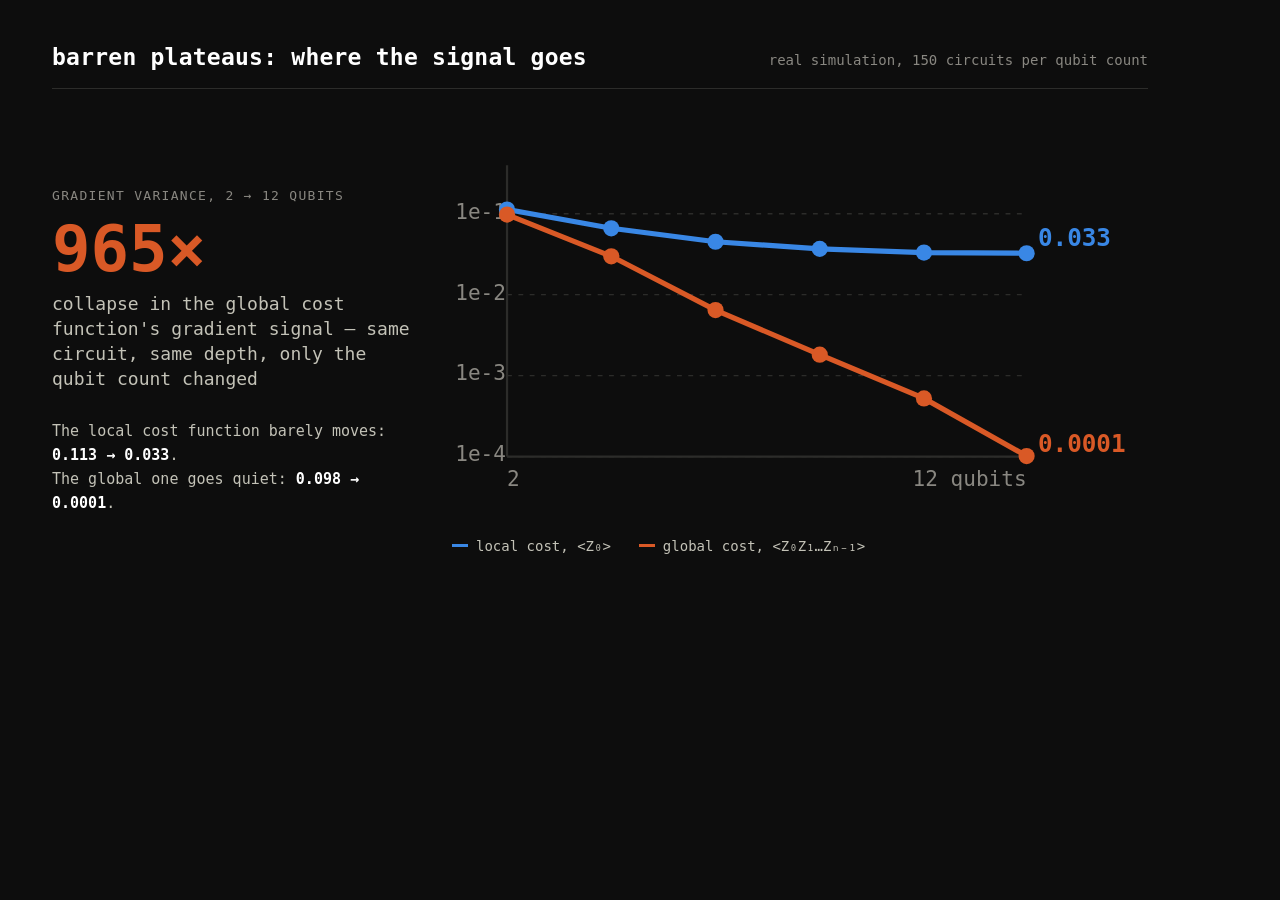
<file: barren-plateaus/frame.html>
<!doctype html>
<html lang="en">
<head>
<meta charset="utf-8">
<title>barren plateaus: where the training signal goes</title>
<style>
  :root{
    --bg:#0d0d0d; --panel:#1a1a19; --line:#2c2c2a; --ink:#ffffff;
    --dim:#c3c2b7; --muted:#898781; --local:#3987e5; --global:#d95926;
  }
  *{box-sizing:border-box}
  html,body{margin:0;padding:0;background:var(--bg);color:var(--ink);
    font-family:ui-monospace,SFMono-Regular,Menlo,Consolas,monospace;
    width:1200px;height:630px;overflow:hidden;}
  .wrap{width:1200px;height:630px;padding:44px 52px;display:flex;flex-direction:column;}
  .top{display:flex;justify-content:space-between;align-items:baseline;
    border-bottom:1px solid var(--line);padding-bottom:18px;margin-bottom:28px;
    white-space:nowrap;}
  h1{font-size:23px;font-weight:600;letter-spacing:.01em;margin:0;color:var(--ink);}
  .tag{font-size:14px;color:var(--muted);flex:none;margin-left:24px;}
  .body{display:grid;grid-template-columns:360px 1fr;gap:40px;flex:1;}
  .left{display:flex;flex-direction:column;justify-content:center;}
  .kicker{font-size:13px;text-transform:uppercase;letter-spacing:.1em;color:var(--muted);margin-bottom:14px;}
  .big{font-size:64px;font-weight:700;line-height:1;color:var(--global);}
  .big small{display:block;font-size:18px;font-weight:500;color:var(--dim);margin-top:10px;line-height:1.4;}
  .sub{margin-top:28px;font-size:15px;color:var(--dim);line-height:1.6;}
  .sub b{color:var(--ink);}
  .right{display:flex;flex-direction:column;justify-content:center;}
  svg{width:100%;height:auto;display:block;}
  .axis{stroke:var(--line);stroke-width:1.4;}
  .grid{stroke:var(--line);stroke-width:.8;stroke-dasharray:3 4;}
  .curve{fill:none;stroke-width:3.2;}
  .curve.local{stroke:var(--local);}
  .curve.global{stroke:var(--global);}
  .dot{r:5;}
  .dot.local{fill:var(--local);}
  .dot.global{fill:var(--global);}
  .lbl{font-size:13px;fill:var(--muted);font-family:ui-monospace,monospace;}
  .lbl.end-local{fill:var(--local);font-weight:700;font-size:15px;}
  .lbl.end-global{fill:var(--global);font-weight:700;font-size:15px;}
  .legend{display:flex;gap:28px;font-size:14px;color:var(--dim);margin-top:16px;}
  .legend span{display:inline-flex;align-items:center;gap:8px;}
  .sw{width:16px;height:3px;display:inline-block;}
  .sw.local{background:var(--local);}
  .sw.global{background:var(--global);}
</style>
</head>
<body>
<div class="wrap">
  <div class="top">
    <h1>barren plateaus: where the signal goes</h1>
    <span class="tag">real simulation, 150 circuits per qubit count</span>
  </div>
  <div class="body">
    <div class="left">
      <div class="kicker">gradient variance, 2 &rarr; 12 qubits</div>
      <div class="big">965&times;<small>collapse in the global cost function's gradient signal &mdash; same circuit, same depth, only the qubit count changed</small></div>
      <div class="sub">The local cost function barely moves: <b>0.113 &rarr; 0.033</b>.<br>The global one goes quiet: <b>0.098 &rarr; 0.0001</b>.</div>
    </div>
    <div class="right">
      <svg viewBox="0 0 430 230" preserveAspectRatio="xMidYMid meet">
        <line class="grid" x1="34" y1="40" x2="355" y2="40"></line>
        <line class="grid" x1="34" y1="90" x2="355" y2="90"></line>
        <line class="grid" x1="34" y1="140" x2="355" y2="140"></line>
        <line class="grid" x1="34" y1="190" x2="355" y2="190"></line>
        <line class="axis" x1="34" y1="10" x2="34" y2="190"></line>
        <line class="axis" x1="34" y1="190" x2="355" y2="190"></line>
        <text class="lbl" x="2" y="43">1e-1</text>
        <text class="lbl" x="2" y="93">1e-2</text>
        <text class="lbl" x="2" y="143">1e-3</text>
        <text class="lbl" x="2" y="193">1e-4</text>
        <text class="lbl" x="34" y="208">2</text>
        <text class="lbl" x="355" y="208" text-anchor="end">12 qubits</text>
        <polyline class="curve local" points="34.0,37.4 98.4,49.0 162.8,57.3 227.2,61.7 291.6,64.0 355.0,64.4"></polyline>
        <polyline class="curve global" points="34.0,40.5 98.4,66.3 162.8,99.5 227.2,127.1 291.6,154.1 355.0,189.7"></polyline>
        <circle class="dot local" cx="34.0" cy="37.4"></circle>
        <circle class="dot local" cx="98.4" cy="49.0"></circle>
        <circle class="dot local" cx="162.8" cy="57.3"></circle>
        <circle class="dot local" cx="227.2" cy="61.7"></circle>
        <circle class="dot local" cx="291.6" cy="64.0"></circle>
        <circle class="dot local" cx="355.0" cy="64.4"></circle>
        <circle class="dot global" cx="34.0" cy="40.5"></circle>
        <circle class="dot global" cx="98.4" cy="66.3"></circle>
        <circle class="dot global" cx="162.8" cy="99.5"></circle>
        <circle class="dot global" cx="227.2" cy="127.1"></circle>
        <circle class="dot global" cx="291.6" cy="154.1"></circle>
        <circle class="dot global" cx="355.0" cy="189.7"></circle>
        <text class="lbl end-local" x="362" y="60">0.033</text>
        <text class="lbl end-global" x="362" y="187">0.0001</text>
      </svg>
      <div class="legend">
        <span><i class="sw local"></i>local cost, &lt;Z&#8320;&gt;</span>
        <span><i class="sw global"></i>global cost, &lt;Z&#8320;Z&#8321;&hellip;Z&#8345;&#8331;&#8321;&gt;</span>
      </div>
    </div>
  </div>
</div>
</body>
</html>
</file>
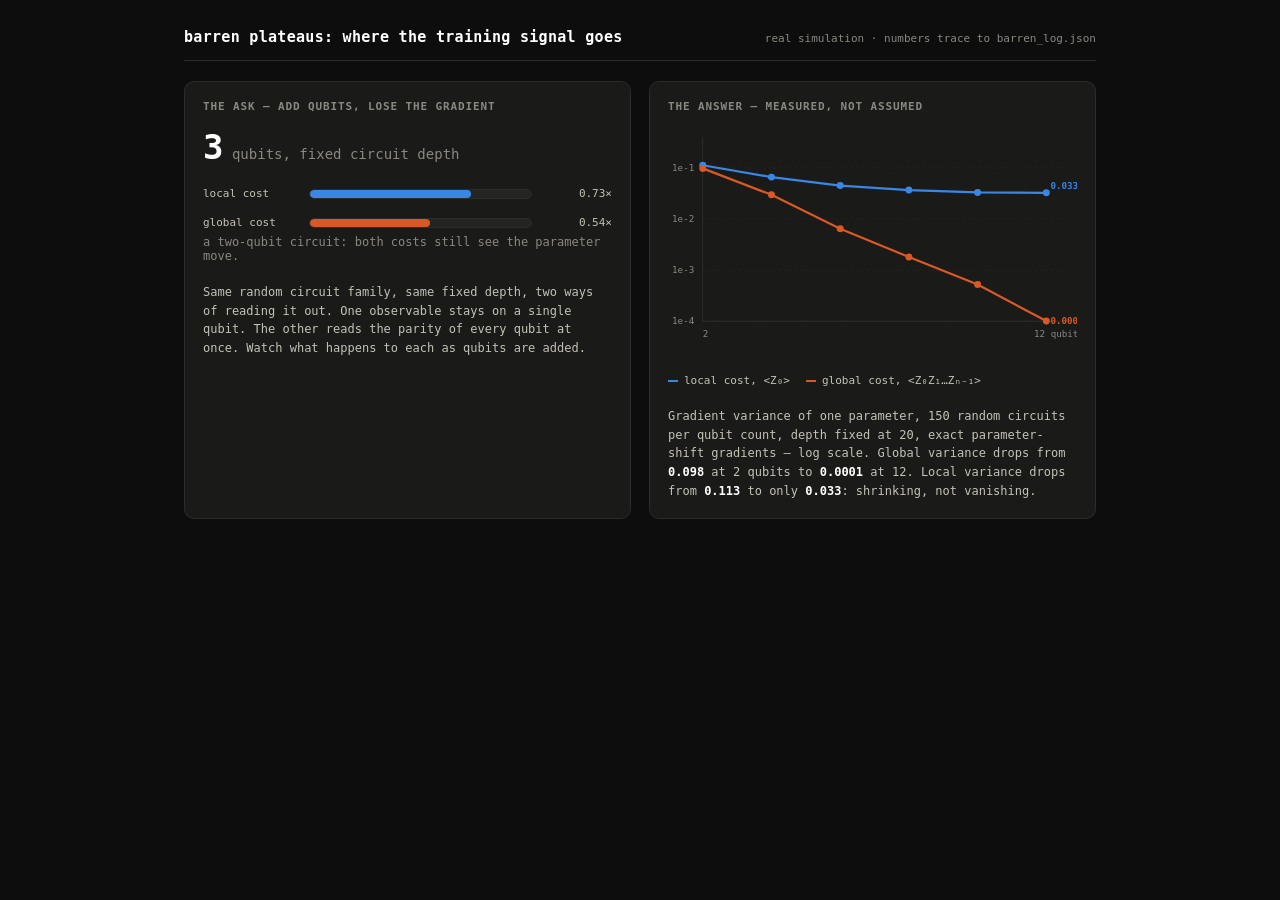
<file: barren-plateaus/visual.html>
<!doctype html>
<html lang="en">
<head>
<meta charset="utf-8">
<title>barren plateaus: where the gradient goes</title>
<style>
  :root{
    --bg:#0d0d0d; --panel:#1a1a19; --line:#2c2c2a; --ink:#ffffff;
    --dim:#c3c2b7; --muted:#898781; --local:#3987e5; --global:#d95926;
  }
  *{box-sizing:border-box}
  html,body{margin:0;padding:0;background:var(--bg);color:var(--ink);
    font-family:ui-monospace,SFMono-Regular,Menlo,Consolas,monospace;}
  .wrap{max-width:960px;margin:0 auto;padding:28px 24px 40px;}
  .top{display:flex;justify-content:space-between;align-items:baseline;
    border-bottom:1px solid var(--line);padding-bottom:14px;margin-bottom:20px;flex-wrap:wrap;gap:8px;}
  h1{font-size:15px;font-weight:600;letter-spacing:.02em;margin:0;color:var(--ink);}
  .tag{font-size:11px;color:var(--muted);}
  .row{display:grid;grid-template-columns:1fr 1fr;gap:18px;}
  @media (max-width:760px){.row{grid-template-columns:1fr;}}
  .panel{background:var(--panel);border:1px solid var(--line);border-radius:10px;padding:18px;}
  .panel h2{font-size:11px;text-transform:uppercase;letter-spacing:.08em;
    color:var(--muted);margin:0 0 14px;font-weight:600;}
  .qn{font-size:34px;font-weight:600;font-variant-numeric:tabular-nums;color:var(--ink);}
  .qn small{font-size:14px;color:var(--muted);font-weight:500;}
  .status{font-size:12px;color:var(--muted);margin-top:6px;min-height:16px;}
  .status.flat{color:var(--global);}
  .meters{margin-top:20px;display:flex;flex-direction:column;gap:16px;}
  .meter-row{display:flex;align-items:center;gap:10px;font-size:11px;color:var(--dim);}
  .meter-label{width:96px;flex:none;}
  .meter-track{flex:1;height:10px;background:#242422;border-radius:5px;overflow:hidden;border:1px solid var(--line);}
  .meter-fill{height:100%;width:100%;border-radius:5px;transition:width .08s linear;}
  .meter-fill.local{background:var(--local);}
  .meter-fill.global{background:var(--global);}
  .meter-val{width:70px;text-align:right;flex:none;font-variant-numeric:tabular-nums;color:var(--dim);}
  .caption{font-size:12px;color:var(--dim);line-height:1.55;margin-top:20px;}
  .caption b{color:var(--ink);font-weight:600;}
  svg{width:100%;height:auto;display:block;}
  .axis{stroke:var(--line);stroke-width:1;}
  .grid{stroke:var(--line);stroke-width:.6;stroke-dasharray:2 3;}
  .curve{fill:none;stroke-width:2.2;}
  .curve.local{stroke:var(--local);}
  .curve.global{stroke:var(--global);}
  .dot{r:3.4;}
  .dot.local{fill:var(--local);}
  .dot.global{fill:var(--global);}
  .lbl{font-size:9px;fill:var(--muted);font-family:ui-monospace,monospace;}
  .lbl.end-local{fill:var(--local);font-weight:600;}
  .lbl.end-global{fill:var(--global);font-weight:600;}
  .legend{display:flex;gap:16px;font-size:11px;color:var(--dim);margin-top:12px;}
  .legend span{display:inline-flex;align-items:center;gap:6px;}
  .sw{width:10px;height:2px;display:inline-block;}
  .sw.local{background:var(--local);}
  .sw.global{background:var(--global);}
</style>
</head>
<body>
<div class="wrap">
  <div class="top">
    <h1>barren plateaus: where the training signal goes</h1>
    <span class="tag">real simulation &middot; numbers trace to barren_log.json</span>
  </div>

  <div class="row">
    <div class="panel">
      <h2>the ask &mdash; add qubits, lose the gradient</h2>
      <div class="qn"><span id="qnum">2</span><small> qubits, fixed circuit depth</small></div>
      <div class="meters">
        <div class="meter-row">
          <div class="meter-label">local cost</div>
          <div class="meter-track"><div class="meter-fill local" id="localBar"></div></div>
          <div class="meter-val" id="localVal">1.00&times;</div>
        </div>
        <div class="meter-row">
          <div class="meter-label">global cost</div>
          <div class="meter-track"><div class="meter-fill global" id="globalBar"></div></div>
          <div class="meter-val" id="globalVal">1.00&times;</div>
        </div>
      </div>
      <div class="status" id="statusLine">a two-qubit circuit: both costs still see the parameter move.</div>
      <div class="caption">
        Same random circuit family, same fixed depth, two ways of reading it out.
        One observable stays on a single qubit. The other reads the parity of
        every qubit at once. Watch what happens to each as qubits are added.
      </div>
    </div>

    <div class="panel">
      <h2>the answer &mdash; measured, not assumed</h2>
      <svg id="chart" viewBox="0 0 400 230" preserveAspectRatio="none">
        <line class="grid" x1="34" y1="40" x2="390" y2="40"></line>
        <line class="grid" x1="34" y1="90" x2="390" y2="90"></line>
        <line class="grid" x1="34" y1="140" x2="390" y2="140"></line>
        <line class="grid" x1="34" y1="190" x2="390" y2="190"></line>
        <line class="axis" x1="34" y1="10" x2="34" y2="190"></line>
        <line class="axis" x1="34" y1="190" x2="390" y2="190"></line>
        <text class="lbl" x="4" y="43">1e-1</text>
        <text class="lbl" x="4" y="93">1e-2</text>
        <text class="lbl" x="4" y="143">1e-3</text>
        <text class="lbl" x="4" y="193">1e-4</text>
        <text class="lbl" x="34" y="205">2</text>
        <text class="lbl" x="358" y="205">12 qubits</text>
        <polyline class="curve local" points="34.0,37.4 101.2,49.0 168.4,57.3 235.6,61.7 302.8,64.0 370.0,64.4"></polyline>
        <polyline class="curve global" points="34.0,40.5 101.2,66.3 168.4,99.5 235.6,127.1 302.8,154.1 370.0,189.7"></polyline>
        <circle class="dot local" cx="34.0" cy="37.4"></circle>
        <circle class="dot local" cx="101.2" cy="49.0"></circle>
        <circle class="dot local" cx="168.4" cy="57.3"></circle>
        <circle class="dot local" cx="235.6" cy="61.7"></circle>
        <circle class="dot local" cx="302.8" cy="64.0"></circle>
        <circle class="dot local" cx="370.0" cy="64.4"></circle>
        <circle class="dot global" cx="34.0" cy="40.5"></circle>
        <circle class="dot global" cx="101.2" cy="66.3"></circle>
        <circle class="dot global" cx="168.4" cy="99.5"></circle>
        <circle class="dot global" cx="235.6" cy="127.1"></circle>
        <circle class="dot global" cx="302.8" cy="154.1"></circle>
        <circle class="dot global" cx="370.0" cy="189.7"></circle>
        <text class="lbl end-local" x="374" y="61">0.033</text>
        <text class="lbl end-global" x="374" y="193">0.0001</text>
      </svg>
      <div class="legend">
        <span><i class="sw local"></i>local cost, &lt;Z&#8320;&gt;</span>
        <span><i class="sw global"></i>global cost, &lt;Z&#8320;Z&#8321;&hellip;Z&#8345;&#8331;&#8321;&gt;</span>
      </div>
      <div class="caption">
        Gradient variance of one parameter, 150 random circuits per qubit count,
        depth fixed at 20, exact parameter-shift gradients &mdash; log scale.
        Global variance drops from <b>0.098</b> at 2 qubits to
        <b>0.0001</b> at 12. Local variance drops from <b>0.113</b> to only
        <b>0.033</b>: shrinking, not vanishing.
      </div>
    </div>
  </div>
</div>

<script>
const QDATA = [
  {n:2,  local:0.11272874875366312, global:0.09770011836861389},
  {n:4,  local:0.06608717077787608, global:0.029789675306343792},
  {n:6,  local:0.04503742404688923, global:0.006457341415656063},
  {n:8,  local:0.03682434217738996, global:0.0018150215500545364},
  {n:10, local:0.03315669059426278, global:0.0005235680044705595},
  {n:12, local:0.03250384055044931, global:0.00010128237710205723},
];
const local0 = QDATA[0].local, global0 = QDATA[0].global;

const qnum = document.getElementById('qnum');
const localBar = document.getElementById('localBar');
const globalBar = document.getElementById('globalBar');
const localVal = document.getElementById('localVal');
const globalVal = document.getElementById('globalVal');
const statusLine = document.getElementById('statusLine');

function interp(i, t){
  const a = QDATA[i], b = QDATA[Math.min(i+1, QDATA.length-1)];
  return {
    n: a.n + (b.n - a.n) * t,
    local: a.local + (b.local - a.local) * t,
    global: a.global + (b.global - a.global) * t,
  };
}

const DURATION_MS = 8000;
let start = null;

function frame(ts){
  if (start === null) start = ts;
  const progress = ((ts - start) % DURATION_MS) / DURATION_MS;
  const steps = QDATA.length - 1;
  const pos = progress * steps;
  const i = Math.min(Math.floor(pos), steps - 1);
  const t = pos - i;
  const cur = interp(i, t);

  qnum.textContent = Math.round(cur.n);
  const lRatio = cur.local / local0;
  const gRatio = cur.global / global0;
  localBar.style.width = (lRatio * 100).toFixed(1) + '%';
  globalBar.style.width = (gRatio * 100).toFixed(1) + '%';
  localVal.textContent = lRatio.toFixed(2) + '×';
  globalVal.textContent = gRatio.toFixed(2) + '×';

  if (cur.n < 4) {
    statusLine.textContent = 'a two-qubit circuit: both costs still see the parameter move.';
    statusLine.className = 'status';
  } else if (gRatio > 0.05) {
    statusLine.textContent = 'global cost is fading fast. local cost barely notices.';
    statusLine.className = 'status';
  } else {
    statusLine.textContent = 'global cost has gone flat. the optimizer is reading noise.';
    statusLine.className = 'status flat';
  }

  requestAnimationFrame(frame);
}
requestAnimationFrame(frame);
</script>
</body>
</html>
</file>
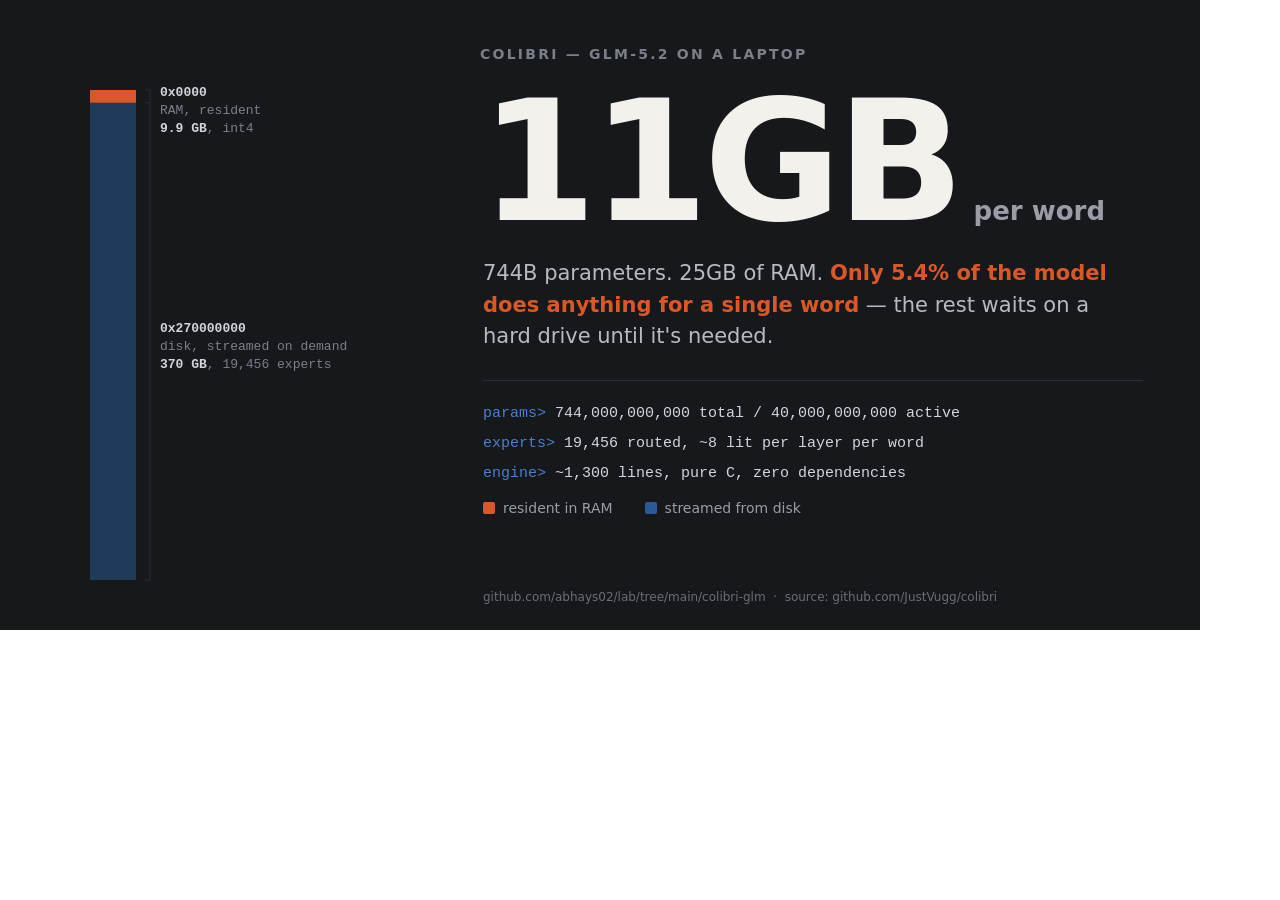
<file: colibri-glm/frame.html>
<!doctype html>
<html>
<head>
<meta charset="utf-8">
<style>
  html, body { margin: 0; padding: 0; }
  .poster {
    width: 1200px;
    height: 630px;
    background: #16181c;
    position: relative;
    font-family: system-ui, -apple-system, "Segoe UI", sans-serif;
    color: #f2f1ec;
    overflow: hidden;
  }
  .mono {
    font-family: ui-monospace, SFMono-Regular, Menlo, Consolas, "Liberation Mono", monospace;
  }
  .kicker {
    position: absolute; left: 480px; top: 46px;
    font-size: 14px; font-weight: 700; letter-spacing: 0.16em;
    color: #7b7f89; text-transform: uppercase;
  }
  .headline-row {
    position: absolute; left: 480px; top: 78px;
    display: flex; align-items: baseline; gap: 14px;
  }
  .headline { font-size: 168px; font-weight: 800; color: #f2f1ec; letter-spacing: -0.03em; line-height: 1; }
  .headline-unit { font-size: 26px; font-weight: 600; color: #9a9da5; }
  .sub-copy {
    position: absolute; left: 483px; top: 258px; width: 660px;
    font-size: 21px; line-height: 1.5; color: #b7bac2;
  }
  .sub-copy b { color: #d95926; font-weight: 700; }
  .terminal {
    position: absolute; left: 483px; top: 380px; width: 660px;
    font-size: 15px; line-height: 2; color: #6d90b8;
    border-top: 1px solid #2a2d34;
    padding-top: 18px;
  }
  .terminal .prompt { color: #4a7fc9; }
  .terminal .val { color: #d3d5da; }
  .legend {
    position: absolute; left: 483px; top: 500px; width: 660px;
    display: flex; gap: 32px;
  }
  .legend-item { font-size: 14px; color: #9a9da5; display: flex; align-items: center; gap: 8px; }
  .legend-swatch { width: 12px; height: 12px; border-radius: 2px; display: inline-block; }
  .footer {
    position: absolute; left: 483px; bottom: 26px;
    font-size: 12px; color: #6b6e76;
  }
  .bar-label {
    font-size: 13px; color: #7b7f89; line-height: 1.4;
  }
  .bar-label b { color: #d3d5da; font-weight: 600; }
</style>
</head>
<body>
<div class="poster">

  <svg width="1200" height="630" viewBox="0 0 1200 630" style="position:absolute; left:0; top:0;">
    <!-- memory-map bar -->
    <rect x="90" y="90" width="46" height="12.77" fill="#d95926"/>
    <rect x="90" y="102.77" width="46" height="477.23" fill="#3987e5" opacity="0.30"/>
    <!-- tick rule down the side, address-map style -->
    <line x1="150" y1="90" x2="150" y2="580" stroke="#2a2d34" stroke-width="1"/>
    <line x1="145" y1="90" x2="150" y2="90" stroke="#2a2d34" stroke-width="1"/>
    <line x1="145" y1="102.77" x2="150" y2="102.77" stroke="#2a2d34" stroke-width="1"/>
    <line x1="145" y1="580" x2="150" y2="580" stroke="#2a2d34" stroke-width="1"/>
  </svg>

  <div style="position:absolute; left:160px; top:84px; width:300px;" class="mono bar-label">
    <b>0x0000</b><br>RAM, resident<br><b>9.9 GB</b>, int4
  </div>
  <div style="position:absolute; left:160px; top:320px; width:300px;" class="mono bar-label">
    <b>0x270000000</b><br>disk, streamed on demand<br><b>370 GB</b>, 19,456 experts
  </div>

  <div class="kicker">Colibri &mdash; GLM-5.2 on a laptop</div>
  <div class="headline-row">
    <span class="headline">11GB</span><span class="headline-unit">per word</span>
  </div>
  <div class="sub-copy">
    744B parameters. 25GB of RAM. <b>Only 5.4% of the model does anything for a single word</b> &mdash; the rest waits on a hard drive until it's needed.
  </div>

  <div class="terminal mono">
    <div><span class="prompt">params&gt;</span> <span class="val">744,000,000,000 total / 40,000,000,000 active</span></div>
    <div><span class="prompt">experts&gt;</span> <span class="val">19,456 routed, ~8 lit per layer per word</span></div>
    <div><span class="prompt">engine&gt;</span> <span class="val">~1,300 lines, pure C, zero dependencies</span></div>
  </div>

  <div class="legend">
    <div class="legend-item"><span class="legend-swatch" style="background:#d95926;"></span>resident in RAM</div>
    <div class="legend-item"><span class="legend-swatch" style="background:#3987e5; opacity:0.6;"></span>streamed from disk</div>
  </div>

  <div class="footer">github.com/abhays02/lab/tree/main/colibri-glm &nbsp;&middot;&nbsp; source: github.com/JustVugg/colibri</div>
</div>
</body>
</html>
</file>
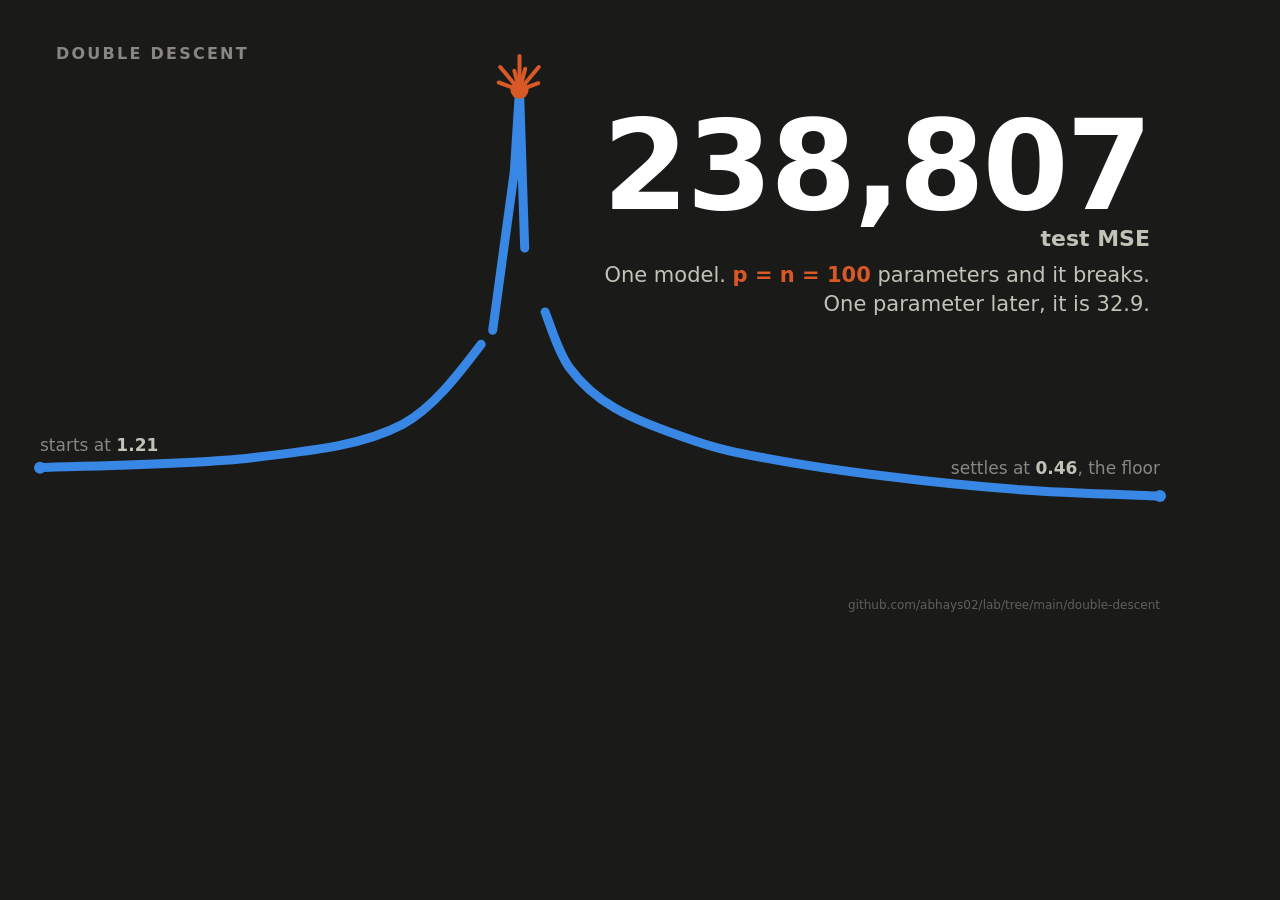
<file: double-descent/visual.html>
<!doctype html>
<html>
<head>
<meta charset="utf-8">
<title>double descent — the interpolation-threshold spike</title>
<style>
  html, body { margin: 0; padding: 0; background: #1a1a19; }
  .poster {
    width: 1200px;
    height: 630px;
    background: #1a1a19;
    position: relative;
    font-family: system-ui, -apple-system, "Segoe UI", sans-serif;
    color: #ffffff;
    overflow: hidden;
  }
  .kicker {
    position: absolute; left: 56px; top: 44px;
    font-size: 16px; font-weight: 700; letter-spacing: 0.14em;
    color: #898781; text-transform: uppercase;
    opacity: 0; animation: fadeUp 500ms 150ms cubic-bezier(.4,0,.2,1) forwards;
  }
  .headline-block {
    position: absolute; left: 560px; top: 108px; width: 590px; text-align: right;
    opacity: 0; animation: fadeUp 500ms 1550ms cubic-bezier(.4,0,.2,1) forwards;
  }
  .headline { font-size: 124px; font-weight: 800; color: #ffffff; letter-spacing: -0.02em; line-height: 0.95; font-variant-numeric: tabular-nums; }
  .headline-unit { font-size: 22px; font-weight: 600; color: #c3c2b7; }
  .headline-sub { margin-top: 10px; font-size: 21px; color: #c3c2b7; line-height: 1.4; }
  .headline-sub b { color: #d95926; font-weight: 700; }
  .note { position: absolute; font-size: 17px; color: #898781; font-variant-numeric: tabular-nums; opacity: 0; }
  .note b { color: #c3c2b7; font-weight: 600; }
  .note-left { left: 40px; top: 435px; animation: fadeUp 400ms 300ms cubic-bezier(.4,0,.2,1) forwards; }
  .note-right { right: 40px; top: 458px; text-align: right; animation: fadeUp 400ms 1750ms cubic-bezier(.4,0,.2,1) forwards; }
  .footer { position: absolute; right: 40px; bottom: 18px; font-size: 12px; color: #605f5a; }
  @keyframes fadeUp { from { opacity: 0; transform: translateY(8px); } to { opacity: 1; transform: translateY(0); } }

  .curve-left { stroke-dasharray: 480; stroke-dashoffset: 480; animation: draw 550ms 250ms cubic-bezier(.4,0,.2,1) forwards; }
  .curve-sharp { stroke-dasharray: 400; stroke-dashoffset: 400; animation: draw 500ms 800ms cubic-bezier(.4,0,.2,1) forwards; }
  .curve-right { stroke-dasharray: 780; stroke-dashoffset: 780; animation: draw 650ms 1300ms cubic-bezier(.4,0,.2,1) forwards; }
  @keyframes draw { to { stroke-dashoffset: 0; } }

  .burst { opacity: 0; transform-origin: 519.5px 90px; transform: scale(0.6); animation: burstIn 300ms 1250ms cubic-bezier(.34,1.4,.4,1) forwards; }
  @keyframes burstIn { to { opacity: 1; transform: scale(1); } }
  .end-dot { opacity: 0; }
  .dot-left { animation: fadeUp 300ms 250ms cubic-bezier(.4,0,.2,1) forwards; }
  .dot-right { animation: fadeUp 300ms 1950ms cubic-bezier(.4,0,.2,1) forwards; }
</style>
</head>
<body>
<div class="poster">
  <div class="kicker">Double Descent</div>

  <div class="headline-block">
    <span class="headline">238,807</span><span class="headline-unit"> test MSE</span>
    <div class="headline-sub">One model. <b>p = n = 100</b> parameters and it breaks. One parameter later, it is 32.9.</div>
  </div>

  <div class="note note-left">starts at <b>1.21</b></div>
  <div class="note note-right">settles at <b>0.46</b>, the floor</div>

  <svg width="1200" height="630" viewBox="0 0 1200 630" style="position:absolute; left:0; top:0;">
    <path class="curve-left" d="M 40.0,467.7 C 75.4,466.0 191.7,464.9 252.2,457.7 C 312.7,450.4 362.7,445.5 402.8,424.2 C 442.8,403.0 477.7,345.9 492.7,330.2"
      fill="none" stroke="#3987e5" stroke-width="9" stroke-linecap="round" stroke-linejoin="round"/>
    <path class="curve-sharp" d="M 492.7,330.2 L 514.3,171.6 L 519.5,90.0 L 524.7,248.2 L 545.1,312.0"
      fill="none" stroke="#3987e5" stroke-width="9" stroke-linecap="round" stroke-linejoin="round"/>
    <path class="curve-right" d="M 545.1,312.0 C 549.1,321.3 557.8,351.6 569.4,367.6 C 581.1,383.6 593.9,395.9 615.0,408.2 C 636.0,420.5 670.5,432.9 695.6,441.2 C 720.7,449.5 734.4,452.3 765.5,458.1 C 796.6,463.9 839.9,470.5 882.3,475.8 C 924.6,481.1 973.3,486.3 1019.6,489.7 C 1065.9,493.1 1136.6,495.0 1160.0,496.1"
      fill="none" stroke="#3987e5" stroke-width="9" stroke-linecap="round" stroke-linejoin="round"/>

    <g class="burst">
      <line x1="519.5" y1="90.0" x2="498.8" y2="82.5" stroke="#d95926" stroke-width="4" stroke-linecap="round"/>
      <line x1="519.5" y1="90.0" x2="500.2" y2="67.0" stroke="#d95926" stroke-width="4" stroke-linecap="round"/>
      <line x1="519.5" y1="90.0" x2="514.3" y2="70.7" stroke="#d95926" stroke-width="4" stroke-linecap="round"/>
      <line x1="519.5" y1="90.0" x2="519.5" y2="56.0" stroke="#d95926" stroke-width="4" stroke-linecap="round"/>
      <line x1="519.5" y1="90.0" x2="525.2" y2="68.7" stroke="#d95926" stroke-width="4" stroke-linecap="round"/>
      <line x1="519.5" y1="90.0" x2="538.8" y2="67.0" stroke="#d95926" stroke-width="4" stroke-linecap="round"/>
      <line x1="519.5" y1="90.0" x2="538.3" y2="83.2" stroke="#d95926" stroke-width="4" stroke-linecap="round"/>
      <circle cx="519.5" cy="90.0" r="9" fill="#d95926"/>
    </g>

    <circle class="end-dot dot-left" cx="40.0" cy="467.7" r="6" fill="#3987e5"/>
    <circle class="end-dot dot-right" cx="1160.0" cy="496.1" r="6" fill="#3987e5"/>
  </svg>

  <div class="footer">github.com/abhays02/lab/tree/main/double-descent</div>
</div>
</body>
</html>
</file>
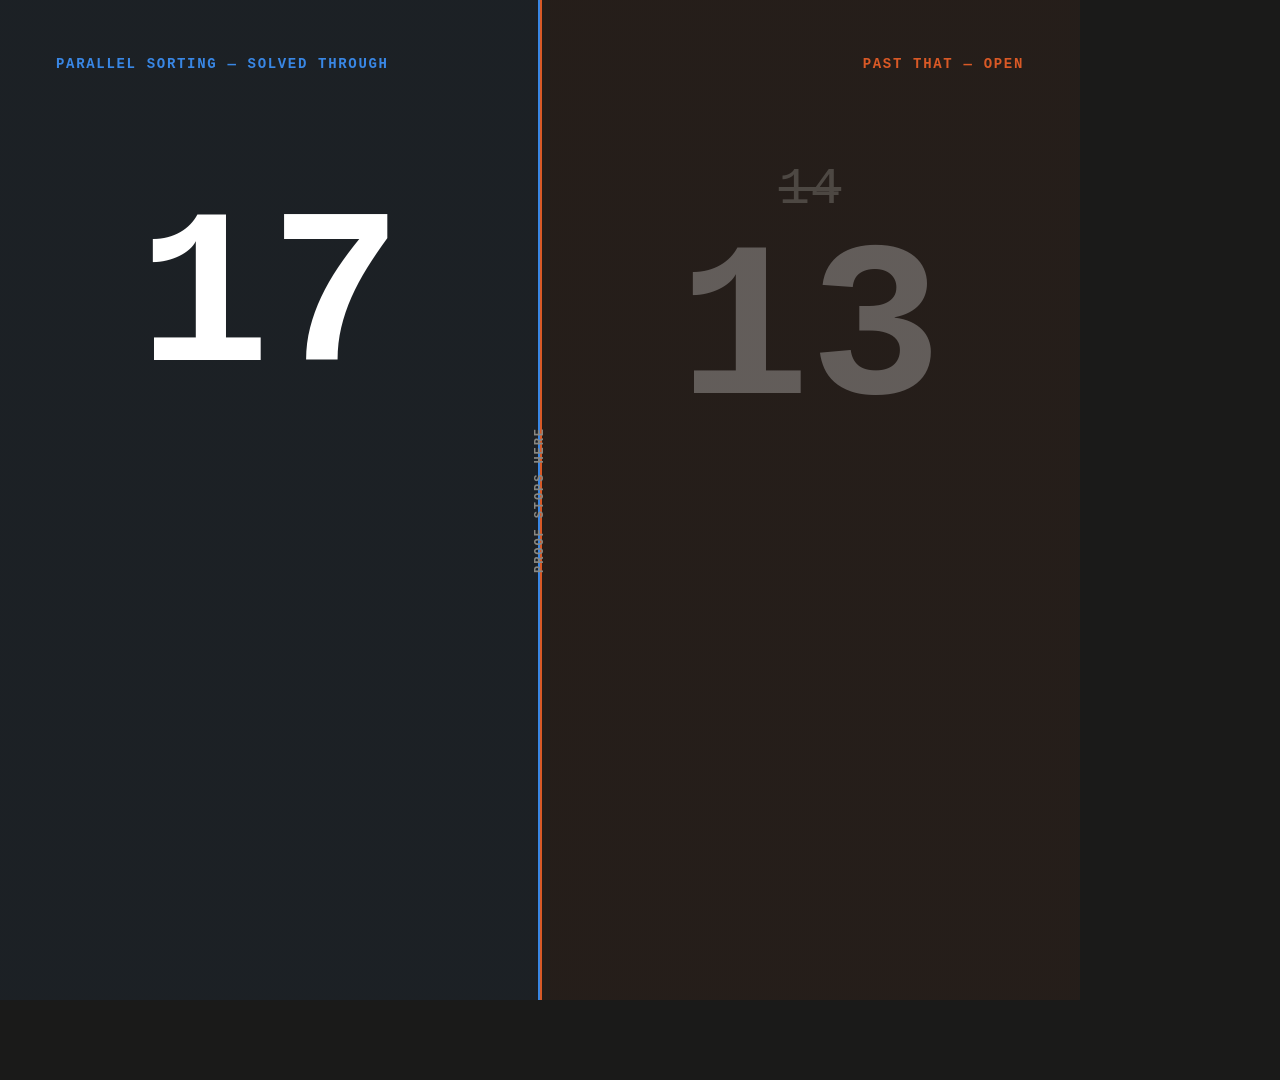
<file: sorting-network-depth/visual.html>
<!doctype html>
<html><head><meta charset="utf-8">
<style>
  :root{
    --surface:#1a1a19;
    --ink:#ffffff;
    --secondary:#c3c2b7;
    --muted:#898781;
    --blue:#3987e5;
    --orange:#d95926;
  }
  *{box-sizing:border-box;}
  html,body{margin:0;padding:0;background:var(--surface);}
  .stage{
    position:relative;width:1080px;height:1080px;overflow:hidden;
    font-family:ui-monospace,SFMono-Regular,Menlo,Consolas,monospace;
    background:var(--surface);
  }
  .panel{position:absolute;top:0;width:540px;height:1000px;padding:56px;box-sizing:border-box;}
  .panel.left{left:0;background:linear-gradient(0deg, rgba(57,135,229,0.06), rgba(57,135,229,0.06)), var(--surface);}
  .panel.right{left:540px;background:linear-gradient(0deg, rgba(217,89,38,0.06), rgba(217,89,38,0.06)), var(--surface);}

  .seam{position:absolute;left:538px;top:0;width:4px;height:1000px;}
  .seam .half{position:absolute;width:2px;height:1000px;top:0;}
  .seam .half.l{left:0;background:var(--blue);}
  .seam .half.r{left:2px;background:var(--orange);}
  .seam-label{
    position:absolute;left:540px;top:500px;
    transform:translate(-50%,-50%) rotate(-90deg);
    font-size:12px;font-weight:600;letter-spacing:.16em;color:var(--muted);
    white-space:nowrap;
  }

  .kicker{font-size:14px;font-weight:700;text-transform:uppercase;letter-spacing:.12em;}
  .left .kicker{color:var(--blue);}
  .right .kicker{color:var(--orange);text-align:right;}

  .statwrap{position:relative;height:340px;margin-top:60px;display:flex;flex-direction:column;align-items:center;justify-content:center;}
  .left .statwrap{align-items:center;}
  .right .statwrap{align-items:center;}

  .stat{font-size:220px;font-weight:700;color:var(--ink);line-height:1;font-variant-numeric:tabular-nums;}
  .struck{
    font-size:52px;font-weight:500;color:var(--muted);
    text-decoration:line-through;text-decoration-thickness:4px;
    opacity:.4;margin-bottom:6px;
  }
  #r-stat{opacity:.28;transition:opacity .5s cubic-bezier(.4,0,.2,1);}
  #r-stat.resolved{opacity:1;}

  .subcopy{font-size:20px;font-weight:400;color:var(--secondary);line-height:1.4;margin-top:8px;opacity:0;}
  .right .subcopy{text-align:right;}
  .footnote{font-size:15px;font-weight:500;margin-top:26px;opacity:0;}
  .left .footnote{color:var(--blue);}
  .right .footnote{color:var(--orange);text-align:right;}

  .footer{
    position:absolute;left:0;bottom:0;width:1080px;height:80px;
    display:flex;align-items:center;justify-content:center;
    font-size:13px;font-weight:400;color:var(--muted);opacity:0;
    padding:0 80px;text-align:center;line-height:1.5;
  }

  /* animation classes, added by JS to control timing precisely for capture */
  .in{opacity:1 !important;transition:opacity .4s cubic-bezier(.4,0,.2,1);}
</style>
</head>
<body>
<div class="stage" id="stage">
  <div class="panel left">
    <div class="kicker">PARALLEL SORTING &mdash; SOLVED THROUGH</div>
    <div class="statwrap"><div class="stat">17</div></div>
    <div class="subcopy" id="l-sub">proven optimal. exact. down to the round.</div>
    <div class="footnote" id="l-fn">n=17 &rarr; 10 rounds, proven 2015</div>
  </div>
  <div class="panel right">
    <div class="kicker">PAST THAT &mdash; OPEN</div>
    <div class="statwrap">
      <div class="struck" id="struck">14</div>
      <div class="stat" id="r-stat">13</div>
    </div>
    <div class="subcopy" id="r-sub">best known for 28 items. not proven optimal.</div>
    <div class="footnote" id="r-fn">record dropped, Nov 2025 &mdash; held at 14 for over a decade</div>
  </div>
  <div class="seam"><div class="half l"></div><div class="half r"></div></div>
  <div class="seam-label">PROOF STOPS HERE</div>
  <div class="footer" id="footer">verified in-session: the textbook algorithm (Batcher, 1968) needs 10 rounds for 16 items, one more than proven optimal &middot; github.com/abhays02/lab/tree/main/sorting-network-depth</div>
</div>
<script>
  // t=0 first frame: struck "14" visible, "13" already present but dim/unresolved (28% opacity)
  const glyphs = ['11','12','13'];
  const rstat = document.getElementById('r-stat');
  let step = 0;
  function flicker(){
    if(step < glyphs.length){
      rstat.textContent = glyphs[step];
      step++;
      setTimeout(flicker, 120);
    } else {
      rstat.textContent = '13';
      rstat.classList.add('resolved');
    }
  }

  window.__play = function(){
    setTimeout(flicker, 30);
    setTimeout(()=>{ document.getElementById('l-sub').classList.add('in'); }, 1200);
    setTimeout(()=>{ document.getElementById('r-sub').classList.add('in'); }, 1280);
    setTimeout(()=>{ document.getElementById('l-fn').classList.add('in'); }, 1500);
    setTimeout(()=>{ document.getElementById('r-fn').classList.add('in'); }, 1580);
    setTimeout(()=>{ document.getElementById('footer').classList.add('in'); }, 2000);
  };
</script>
</body></html>
</file>
